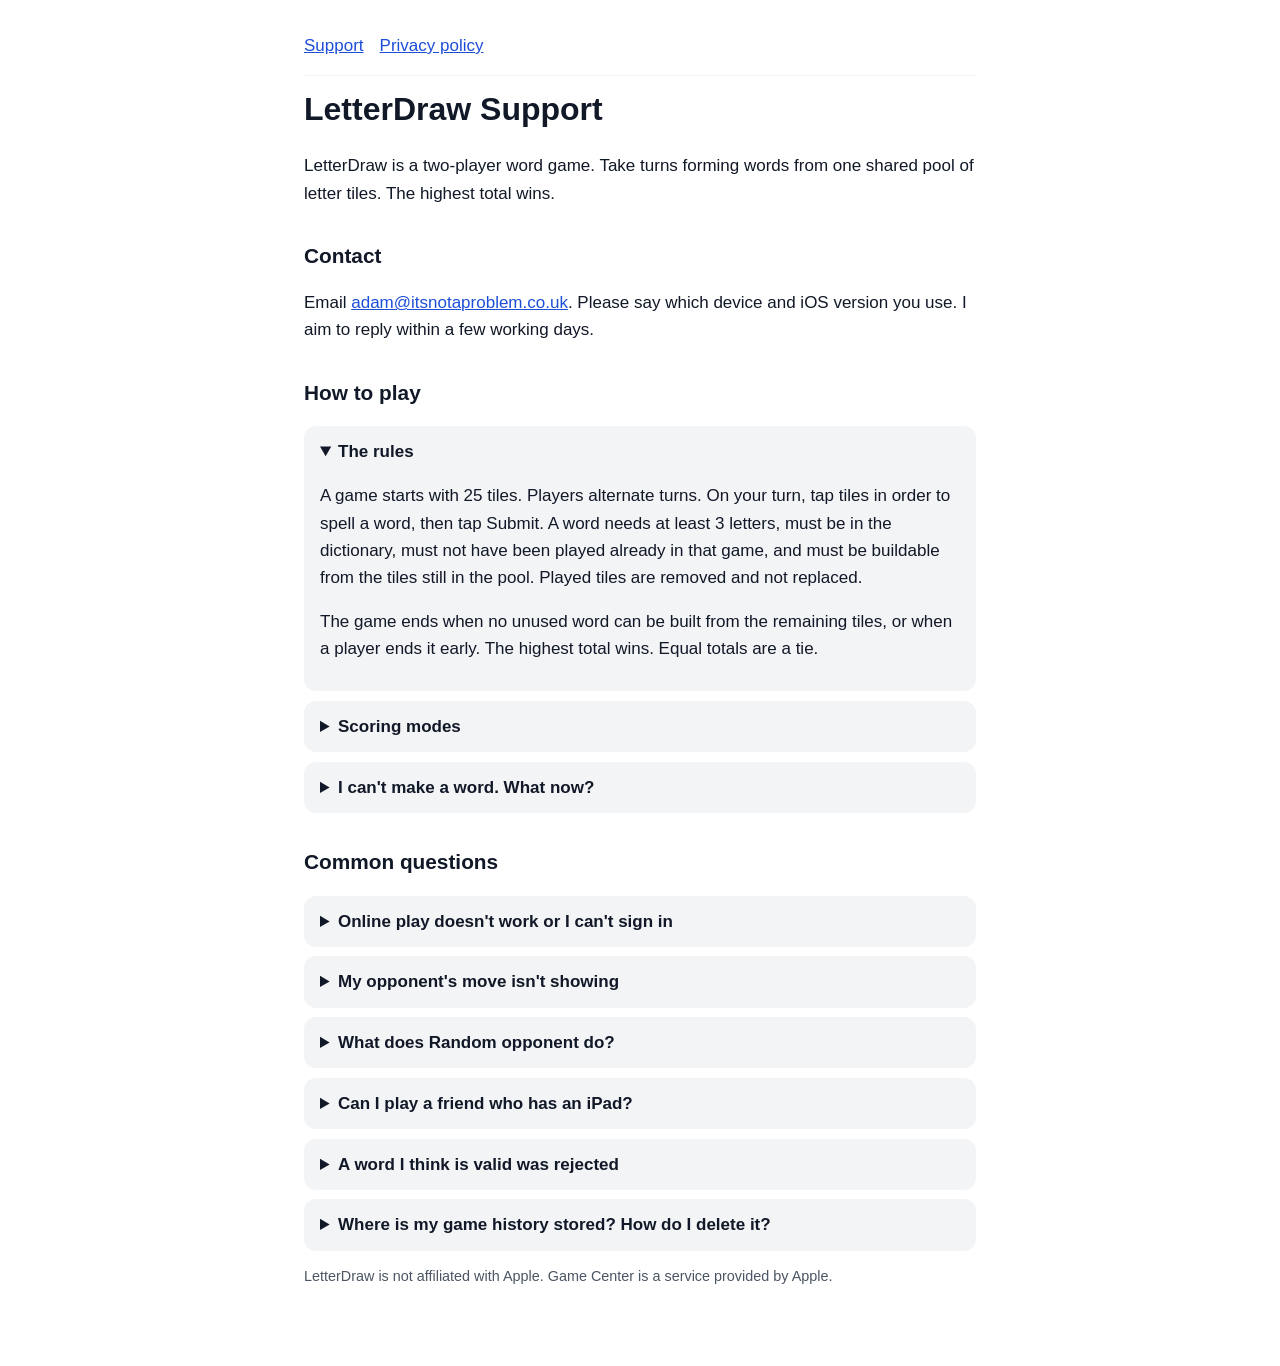
<file: index.html>
<!doctype html>
<html lang="en">
<head>
<meta charset="utf-8">
<meta name="viewport" content="width=device-width, initial-scale=1">
<title>LetterDraw Support</title>
<link rel="stylesheet" href="style.css">
</head>
<body>
<main>
<nav><a href="index.html">Support</a><a href="privacy.html">Privacy policy</a></nav>
<h1>LetterDraw Support</h1>
<p>LetterDraw is a two-player word game. Take turns forming words from one shared pool of letter tiles. The highest total wins.</p>

<h2>Contact</h2>
<p>Email <a href="mailto:adam@itsnotaproblem.co.uk">adam@itsnotaproblem.co.uk</a>. Please say which device and iOS version you use. I aim to reply within a few working days.</p>

<h2>How to play</h2>
<details open><summary>The rules</summary>
<p>A game starts with 25 tiles. Players alternate turns. On your turn, tap tiles in order to spell a word, then tap Submit. A word needs at least 3 letters, must be in the dictionary, must not have been played already in that game, and must be buildable from the tiles still in the pool. Played tiles are removed and not replaced.</p>
<p>The game ends when no unused word can be built from the remaining tiles, or when a player ends it early. The highest total wins. Equal totals are a tie.</p></details>
<details><summary>Scoring modes</summary>
<p>Simple, Scrabble and Bonus modes are explained on the game setup screen and under Rules in the app.</p></details>
<details><summary>I can't make a word. What now?</summary>
<p>Use Skip turn, under Clear and Submit. A skip scores nothing and uses no tiles. Skipping online needs both players to be on a current version of the app.</p></details>

<h2>Common questions</h2>
<details><summary>Online play doesn't work or I can't sign in</summary>
<p>Online games use Apple's Game Center. Open Settings &gt; Game Center on your iPhone or iPad and sign in with your Apple Account, then reopen LetterDraw. Check that you have an internet connection. Online play is optional: pass-and-play and playing against the computer work without an account or a connection.</p></details>
<details><summary>My opponent's move isn't showing</summary>
<p>Pull down on the match list in the online lobby to refresh. Game Center can take a short while to deliver turns, particularly if the other player's app is closed. Make sure notifications for LetterDraw are on in Settings.</p></details>
<details><summary>What does Random opponent do?</summary>
<p>Game Center finds a stranger for you. You play first, and Game Center only starts looking for an opponent after your first turn, so there may be a wait.</p></details>
<details><summary>Can I play a friend who has an iPad?</summary>
<p>Yes. iPhone and iPad players can be in the same match.</p></details>
<details><summary>A word I think is valid was rejected</summary>
<p>LetterDraw uses a public-domain word list plus some British spellings. It doesn't include every word, and it leaves out proper nouns and abbreviations. Email me the word and I'll look at it.</p></details>
<details><summary>Where is my game history stored? How do I delete it?</summary>
<p>On your device only. Open History to delete a game by swiping, or tap Clear history. Deleting the app removes everything stored on the device.</p></details>

<p class="muted">LetterDraw is not affiliated with Apple. Game Center is a service provided by Apple.</p>
</main>
</body>
</html>
</file>
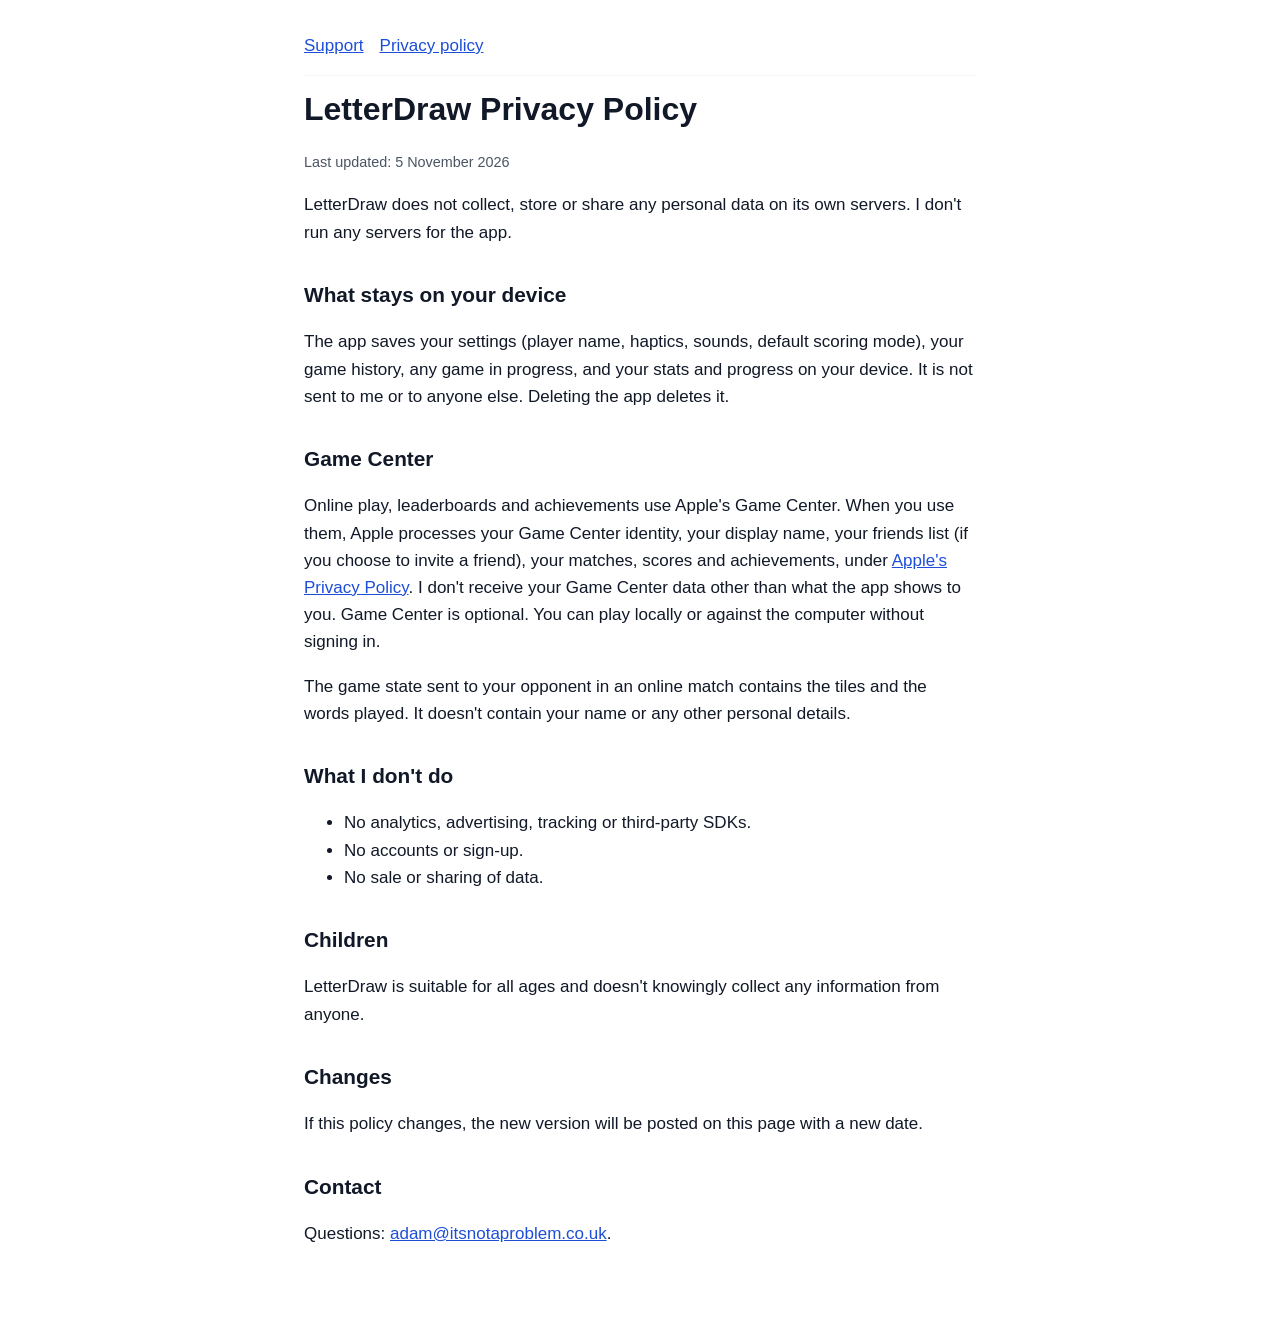
<file: privacy.html>
<!doctype html>
<html lang="en">
<head>
<meta charset="utf-8">
<meta name="viewport" content="width=device-width, initial-scale=1">
<title>LetterDraw Privacy Policy</title>
<link rel="stylesheet" href="style.css">
</head>
<body>
<main>
<nav><a href="index.html">Support</a><a href="privacy.html">Privacy policy</a></nav>
<h1>LetterDraw Privacy Policy</h1>
<p class="muted">Last updated: 5 November 2026</p>

<p>LetterDraw does not collect, store or share any personal data on its own servers. I don't run any servers for the app.</p>

<h2>What stays on your device</h2>
<p>The app saves your settings (player name, haptics, sounds, default scoring mode), your game history, any game in progress, and your stats and progress on your device. It is not sent to me or to anyone else. Deleting the app deletes it.</p>

<h2>Game Center</h2>
<p>Online play, leaderboards and achievements use Apple's Game Center. When you use them, Apple processes your Game Center identity, your display name, your friends list (if you choose to invite a friend), your matches, scores and achievements, under <a href="https://www.apple.com/legal/privacy/">Apple's Privacy Policy</a>. I don't receive your Game Center data other than what the app shows to you. Game Center is optional. You can play locally or against the computer without signing in.</p>
<p>The game state sent to your opponent in an online match contains the tiles and the words played. It doesn't contain your name or any other personal details.</p>

<h2>What I don't do</h2>
<ul>
<li>No analytics, advertising, tracking or third-party SDKs.</li>
<li>No accounts or sign-up.</li>
<li>No sale or sharing of data.</li>
</ul>

<h2>Children</h2>
<p>LetterDraw is suitable for all ages and doesn't knowingly collect any information from anyone.</p>

<h2>Changes</h2>
<p>If this policy changes, the new version will be posted on this page with a new date.</p>

<h2>Contact</h2>
<p>Questions: <a href="mailto:adam@itsnotaproblem.co.uk">adam@itsnotaproblem.co.uk</a>.</p>
</main>
</body>
</html>
</file>
<file: style.css>
:root { color-scheme: light dark; --bg:#fff; --fg:#111827; --muted:#4b5563; --accent:#1d4ed8; --card:#f3f4f6; }
@media (prefers-color-scheme: dark) { :root { --bg:#0b0f19; --fg:#f3f4f6; --muted:#9ca3af; --accent:#60a5fa; --card:#161b2a; } }
body { margin:0; background:var(--bg); color:var(--fg); font:17px/1.6 -apple-system,BlinkMacSystemFont,"Segoe UI",Roboto,sans-serif; }
main { max-width:42rem; margin:0 auto; padding:2rem 1rem 4rem; }
h1 { font-size:2rem; margin:.5rem 0 1rem; }
h2 { font-size:1.3rem; margin-top:2rem; }
a { color:var(--accent); }
nav { display:flex; gap:1rem; flex-wrap:wrap; padding-bottom:1rem; border-bottom:1px solid var(--card); }
details { background:var(--card); border-radius:.75rem; padding:.75rem 1rem; margin:.6rem 0; }
summary { cursor:pointer; font-weight:600; }
.muted { color:var(--muted); font-size:.9rem; }
</file>
